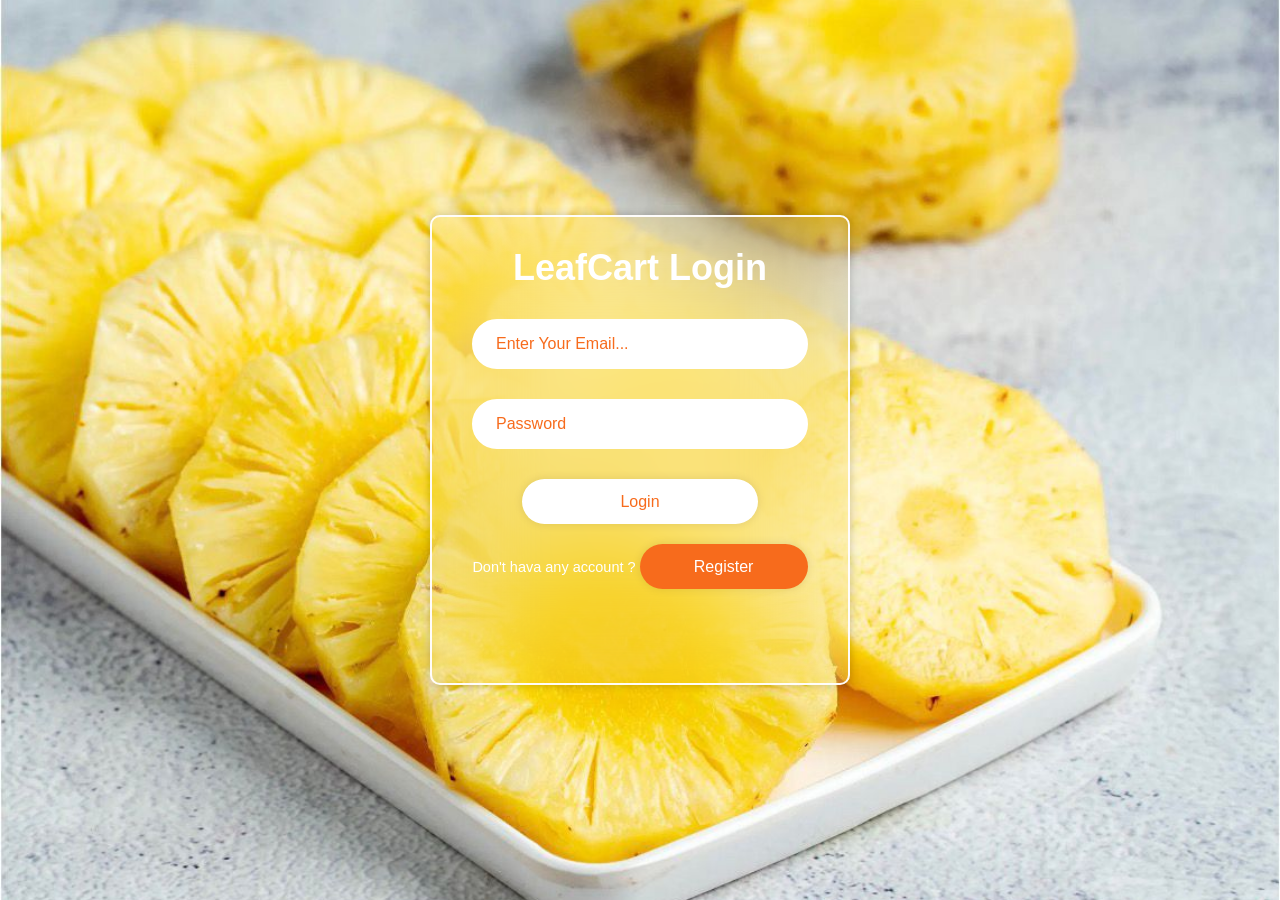
<file: index.html>
<!DOCTYPE html>
<html>
    <head>
        <title>LeafCart Login</title>
         <link rel="stylesheet" href="leafcartlogin.css" />
    </head>
    <body>
        <div class="wrapper">
         <form action="">
          <h1>LeafCart Login</h1>
          <div class="inputbox">
            <input type="email" placeholder="Enter Your Email..." required>
           
             </div>
          <div class="inputbox">
            <input type="password" placeholder="Password" required>
   
          </div>
          <button type="submit" class="btn" onclick="loginUser(event)">Login</button>

          <div class="register-link"> 
            <p> Don't hava any account ? <a href="#" onclick="goToRegister()"><button class="reg">Register</button></a></p>
          </div>
         </form>
        </div>

        <script src="leafcartlogin.js"></script>
    </body>
</html>











<!-- <!DOCTYPE html>
<html lang="en">
<head>
    <meta charset="UTF-8">
    <meta name="viewport" content="width=device-width, initial-scale=1.0">
    <title>Document</title>
</head>

<style>
     #box{
     
        height: 400px ;
        width: 300px;
        margin-left: 40%;
        margin-top: 50px;
        border-radius: 25px;
         box-shadow: 0 4px 24px rgba(3, 3, 3, 0.2);
        position: fixed;
     }
     #box:hover{
        box-shadow: 0 4px 24px   rgb(251, 102, 27);
     }
     div>h1{
        margin-left: 35%;
        margin-top: 20%;
     }
     .table{
        margin-left: 20px;
        margin-top: 25%;
     }
     .submit{
        border: none;
        border-radius:25px ;
        height: 30px;
        width: 80px;
        background-color: rgb(251, 102, 27);
        color: white;
        margin-left: 60%;
        margin-top: 7%;
     }
</style>
<body>
    <div id="box">
        <h1>
            Login
        </h1>
        <table class="table">
            <tr>
                <td><label for="">Email</label></td>
                <td><input style="border-radius: 10px; border: 1px solid ; height: 25px;" type="email" id="email" placeholder="Enter Your Email..."></td>
            </tr>
            <tr>
                <td><label for="">Password</label></td>
                <td><input style="border-radius: 10px; border: 1px solid ; height: 25px;" type="password" id="password" placeholder="Password"></td>
            </tr>
        </table>
        <button class="submit" onclick="loginUser()">Login</button>
    </div>
    <script src="leafcartlogin.js"></script>
</body>
</html> -->
</file>
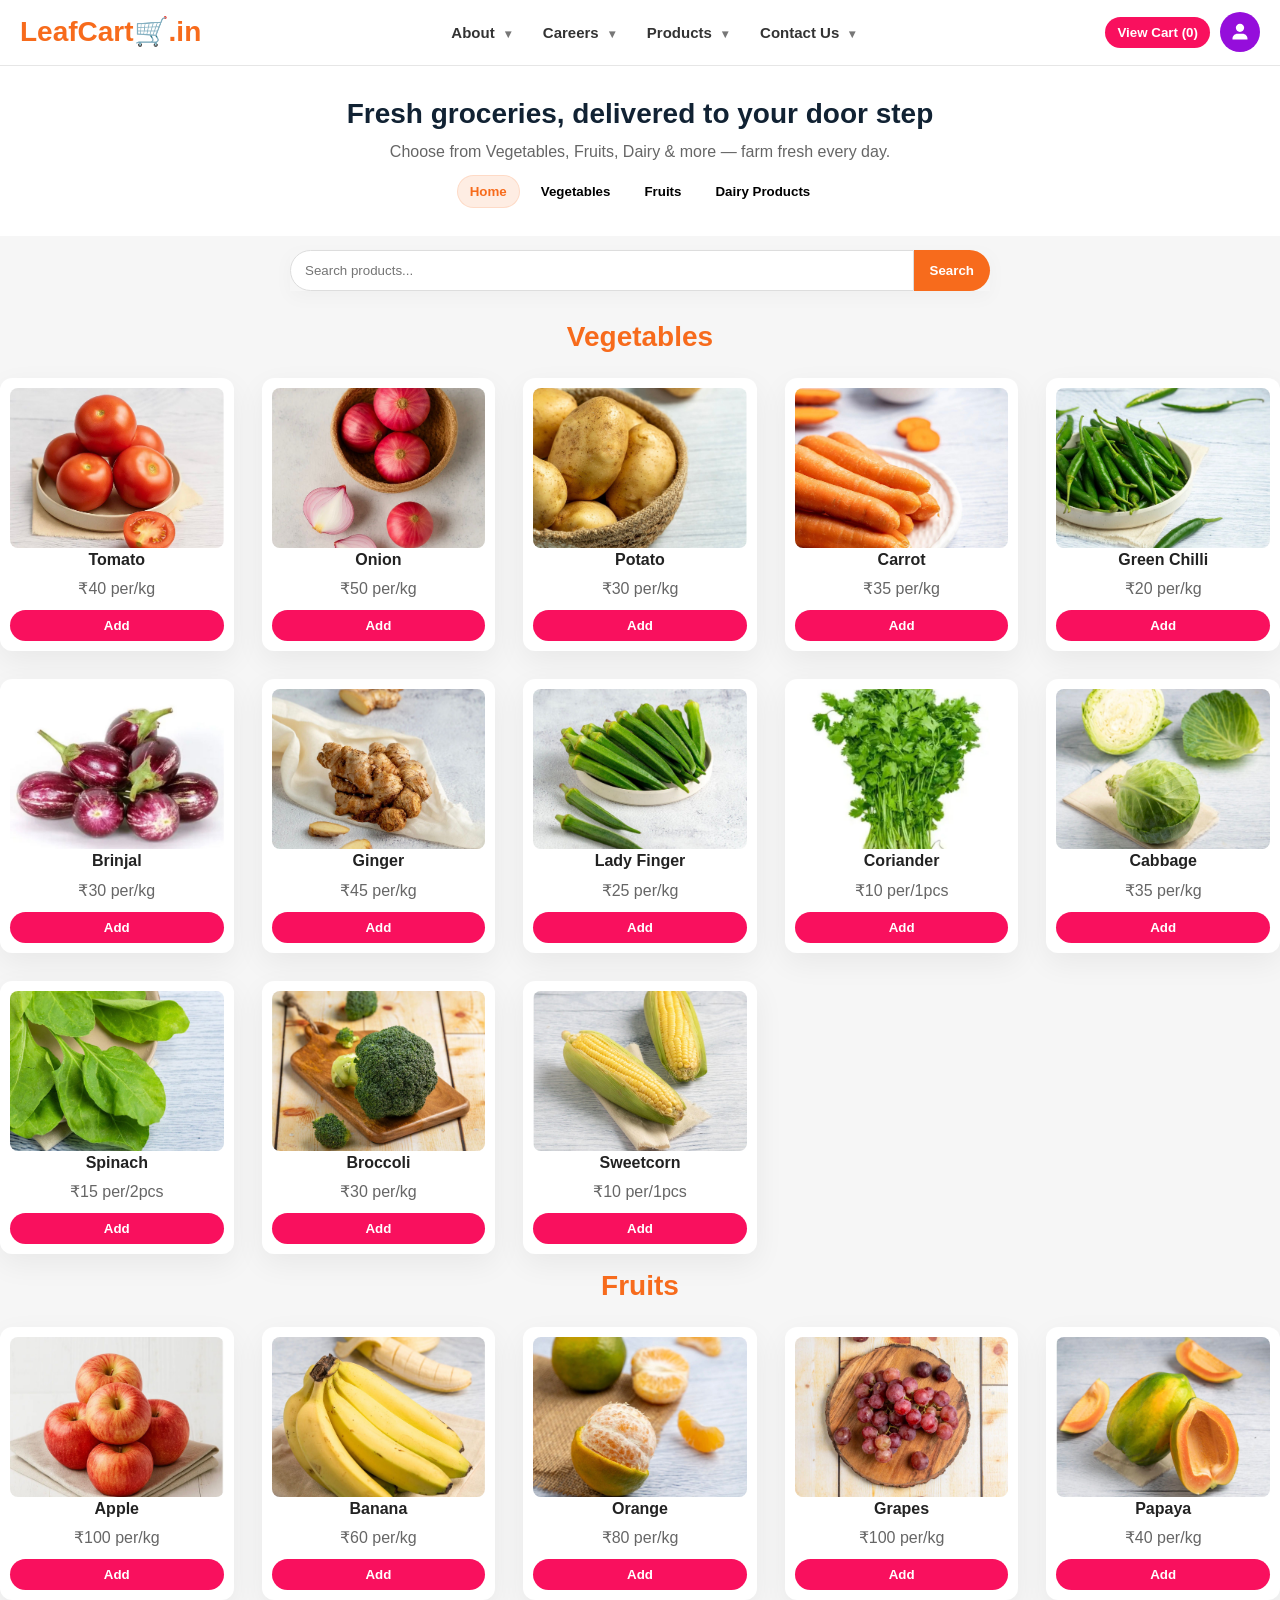
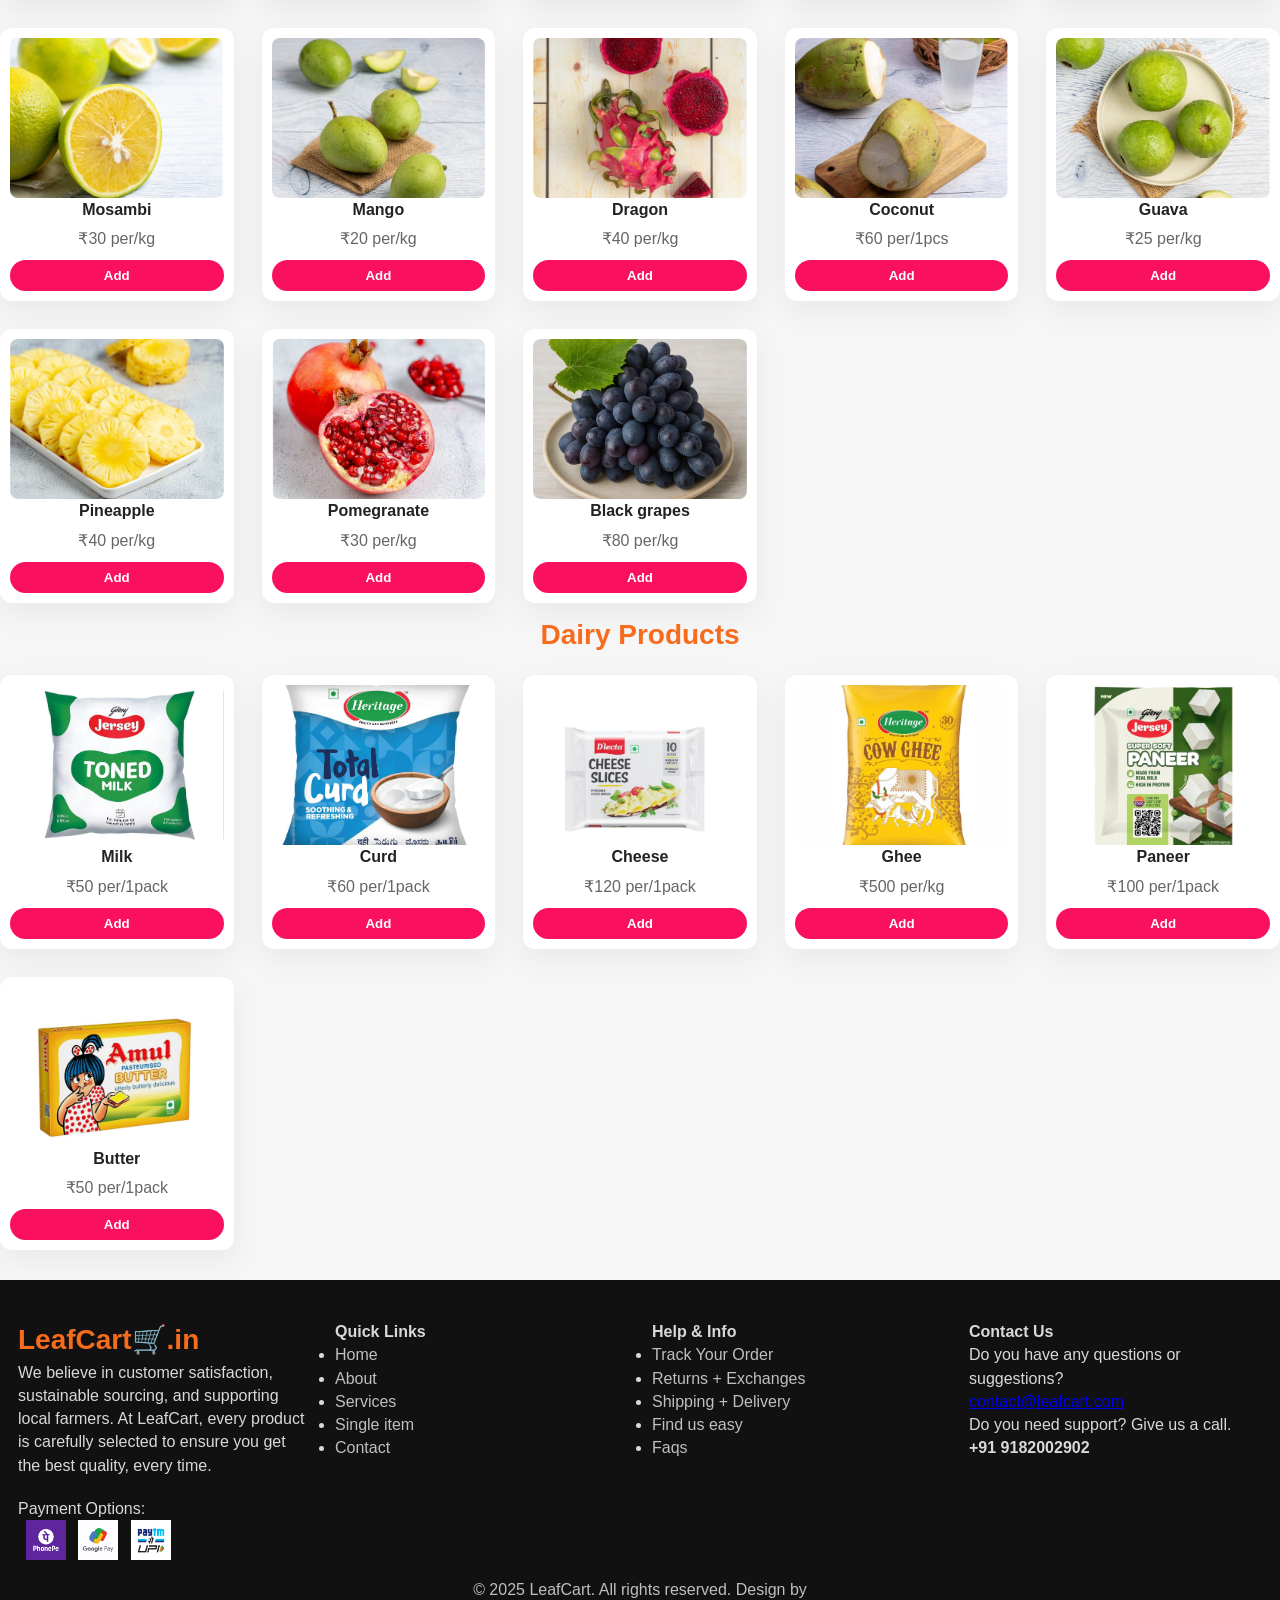
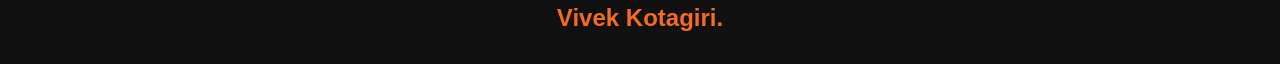
<file: leafcart.html>
<!DOCTYPE html>
<html lang="en">
<head>
    <meta charset="utf-8" />
    <meta name="viewport" content="width=device-width,initial-scale=1" />
    <title>LeafCart — Home</title>
    <link rel="stylesheet" href="leafcart.css" />
</head>
<body>
    <!-- NAVBAR -->
    <header>
        <nav id="navbar">
            <div class="nav-left">
                <!-- Big text logo placeholder (replace with image if you have one) -->
                <div id="logo">
                    <!-- If you add an image later, replace the <span> with <img src="leafcart_logo.png" alt="LeafCart"> -->
                    <span class="logo-text">LeafCart🛒.in</span>
                </div>
            </div>

            <div class="nav-center">
                <ul id="nav-links">
                    <li class="nav-item has-dropdown" data-target="about-drop">
                        <button class="nav-btn">About <span class="arrow">▾</span></button>
                    </li>
                    <li class="nav-item has-dropdown" data-target="careers-drop">
                        <button class="nav-btn">Careers <span class="arrow">▾</span></button>
                    </li>
                    <li class="nav-item has-dropdown" data-target="products-drop">
                        <button class="nav-btn">Products <span class="arrow">▾</span></button>
                    </li>
                    <li class="nav-item has-dropdown" data-target="contact-drop">
                        <button class="nav-btn">Contact Us <span class="arrow">▾</span></button>
                    </li>
                </ul>
            </div>

            <div class="nav-right">
                <button class="cart-btn" id="cartBtn">View Cart (<span id="cartCount">0</span>)</button>
                <button id="profileBtn" class="profile-btn" aria-label="Profile">
                    <!-- rounded contact/profile icon -->
                    <span class="profile-circle" id="profileIcon">
                        <svg width="20" height="20" viewBox="0 0 24 24" fill="none" aria-hidden="true">
                            <path d="M12 12c2.76 0 5-2.24 5-5s-2.24-5-5-5-5 2.24-5 5 2.24 5 5 5zM3 20c0-3.31 2.69-6 6-6h6c3.31 0 6 2.69 6 6v1H3v-1z" fill="currentColor"/>
                        </svg>
                    </span>
                </button>
                <button id="hamburger" aria-label="menu">☰</button>
            </div>
        </nav>

        <!-- Dropdown containers (hidden by default) -->
        <div class="dropdowns">
            <div id="about-drop" class="dropdown">
                <h3>About Us</h3>
                <p>
                    <b>LeafCart</b> is your one-stop online grocery store, delivering fresh vegetables, fruits, and dairy products straight to your doorstep. We prioritize quality, freshness, and convenience, making your grocery shopping faster and hassle-free. Our mission is to make healthy and fresh food accessible to everyone, with a seamless shopping experience and reliable home delivery.
<br><br>
We believe in customer satisfaction, sustainable sourcing, and supporting local farmers. At LeafCart, every product is carefully selected to ensure you get the best quality, every time.
                </p>
            </div>

            <div id="careers-drop" class="dropdown">
                <h3>Careers</h3>
                <ul class="roles">
                    <li><strong>Frontend Developer</strong> — Work on UI/UX of LeafCart web app.</li>
                    <li><strong>Store Manager</strong> — Manage operations with partner shops.</li>
                    <li><strong>Delivery Coordinator</strong> — Coordinate deliveries and logistics.</li>
                    <li><strong>Customer Support</strong> — Help customers via chat/phone/email.</li>
                </ul>
            </div>

            <div id="products-drop" class="dropdown">
                <h3>Products</h3>
                <ul class="prod-list">
                    <li>Vegetables</li>
                    <li>Fruits</li>
                    <li>Dairy Products</li>
                    <li>Bakery...To be soon😉</li>
                    <li>Household Essentials...To be soon😉</li>
                </ul>
            </div>

            <div id="contact-drop" class="dropdown">
                <h3>Contact Us</h3>
                <p>Email: <a href="mailto:contact@LeafCart.com">contact@LeafCart.com</a></p>
                <p>Phone: <strong>+91 9182002902</strong></p>
                <p>Address: Gayathri Nagar,Nizamabad,503001,Telangana</p>
            </div>
        </div>
    </header>

    <!-- Profile Sidebar -->
    <aside id="profileSidebar" aria-hidden="true">
        <div class="profile-inner">
            <button id="closeProfile" class="close-icon">✕</button>
            <h3>Customer Profile</h3>

            <div class="profile-display">
                <div class="profile-pic">
                    <!-- round man icon -->
                    <svg width="64" height="64" viewBox="0 0 24 24" fill="none">
                        <path d="M12 12c2.76 0 5-2.24 5-5s-2.24-5-5-5-5 2.24-5 5 2.24 5 5 5zM3 20c0-3.31 2.69-6 6-6h6c3.31 0 6 2.69 6 6v1H3v-1z" fill="#fff"/>
                    </svg>
                </div>

                <div class="profile-info">
                    <label>Name</label>
                    <input type="text" id="profileName" placeholder="Your name">
                    <label>Email</label>
                    <input type="email" id="profileEmail" placeholder="you@example.com">
                    <div class="profile-actions">
                        <button id="saveProfile">Save</button>
                        <button id="clearProfile" class="muted">Clear</button>
                    </div>
                </div>
            </div>
        </div>
    </aside>

    <!-- Category bar (homepage heading + tabs) -->
    <main>
        <section class="hero">
            <div class="hero-inner">
                <h1>Fresh groceries, delivered to your door step</h1>
                <p class="hero-sub">Choose from Vegetables, Fruits, Dairy & more — farm fresh every day.</p>
                <div class="category-bar">
                    <button class="cat-btn active" data-target="all">Home</button>
                    <button class="cat-btn" data-target="vegetables">Vegetables</button>
                    <button class="cat-btn" data-target="fruits">Fruits</button>
                    <button class="cat-btn" data-target="dairy">Dairy Products</button>
                    <!-- <button class="cat-btn" id="viewCartShort">View Cart</button> -->
                </div>
            </div>
        </section>

        <!-- Search row -->
        <div class="search-row">
            <div class="search-container">
                <input id="searchInput" type="search" placeholder="Search products..." />
                <button id="searchBtn">Search</button>
            </div>
            <button id="goBackBtn" class="go-back" style="display:none;">Go Back</button>
        </div>

        <!-- PRODUCTS AREA -->
        <section id="productsArea">
            <!-- All products shown on home by default -->
            <div id="allProducts" class="products-grid">
                <!-- Vegetables -->
                <h2 class="section-title">Vegetables</h2>
                <div class="cards">
                    <div class="card"><img src="tomato.jpg" alt="Tomato"><p class="name">Tomato</p><p class="price">₹40 per/kg</p><button data-name="Tomato" data-price="40">Add</button></div>
                    <div class="card"><img src="onion.jpg" alt="Onion"><p class="name">Onion</p><p class="price">₹50 per/kg</p><button data-name="Onion" data-price="50">Add</button></div>
                    <div class="card"><img src="potato.jpg" alt="Potato"><p class="name">Potato</p><p class="price">₹30 per/kg</p><button data-name="Potato" data-price="30">Add</button></div>
                    <div class="card"><img src="carrot.jpg" alt="Carrot"><p class="name">Carrot</p><p class="price">₹35 per/kg</p><button data-name="Carrot" data-price="35">Add</button></div>
                    <div class="card"><img src="green chilli.jpg" alt="green chilli"><p class="name">Green Chilli</p><p class="price">₹20 per/kg</p><button data-name="green chilli" data-price="20">Add</button></div>
                    <div class="card"><img src="brinjal.jpg" alt="brinjal"><p class="name">Brinjal</p><p class="price">₹30 per/kg</p><button data-name="brinjal" data-price="30">Add</button></div>
                    <div class="card"><img src="ginger.jpg" alt="ginger"><p class="name">Ginger</p><p class="price">₹45 per/kg</p><button data-name="ginger" data-price="45">Add</button></div>
                    <div class="card"><img src="lady finger.jpg" alt="lady finger"><p class="name">Lady Finger</p><p class="price">₹25 per/kg</p><button data-name="lady finger" data-price="25">Add</button></div>
                    <div class="card"><img src="coriander.jpg" alt="coriander"><p class="name">Coriander</p><p class="price">₹10 per/1pcs</p><button data-name="Coriander" data-price="10">Add</button></div>
                    <div class="card"><img src="cabbage.jpg" alt="cabbage"><p class="name">Cabbage</p><p class="price">₹35 per/kg</p><button data-name="Cabbage" data-price="35">Add</button></div>
                    <div class="card"><img src="spinach.jpg" alt="spinach"><p class="name">Spinach</p><p class="price">₹15 per/2pcs</p><button data-name="spinach" data-price="15">Add</button></div>
                    <div class="card"><img src="broccoli.jpg" alt=""><p class="name">Broccoli</p><p class="price">₹30 per/kg</p><button data-name="broccoli" data-price="30">Add</button></div>
                    <div class="card"><img src="sweetcorn.jpg" alt=""><p class="name">Sweetcorn</p><p class="price">₹10 per/1pcs</p><button data-name="Sweetcorn" data-price="10">Add</button></div>
                </div>
              

                <!-- Fruits -->
                <h2 class="section-title">Fruits</h2>
                <div class="cards">
                    <div class="card"><img src="apple.jpg" alt="Apple"><p class="name">Apple</p><p class="price">₹100 per/kg</p><button data-name="Apple" data-price="100">Add</button></div>
                    <div class="card"><img src="banana.jpg" alt="Banana"><p class="name">Banana</p><p class="price">₹60 per/kg</p><button data-name="Banana" data-price="60">Add</button></div>
                    <div class="card"><img src="orange.jpg" alt="Orange"><p class="name">Orange</p><p class="price">₹80 per/kg</p><button data-name="Orange" data-price="80">Add</button></div>
                    <div class="card"><img src="graps.jpg" alt="Graps"><p class="name">Grapes</p><p class="price">₹100 per/kg</p><button data-name="Grapes" data-price="100">Add</button></div>
                    <div class="card"><img src="papaya.jpg" alt="Papaya"><p class="name">Papaya</p><p class="price">₹40 per/kg</p><button data-name="Papaya" data-price="40">Add</button></div>
                    <div class="card"><img src="mosambi.jpg" alt="Mosambi"><p class="name">Mosambi</p><p class="price">₹30 per/kg</p><button data-name="Mosambi" data-price="30">Add</button></div>
                    <div class="card"><img src="mango.jpg" alt="Mango"><p class="name">Mango</p><p class="price">₹20 per/kg</p><button data-name="Mango" data-price="20">Add</button></div>
                    <div class="card"><img src="dragon.jpg" alt="Dragon"><p class="name">Dragon</p><p class="price">₹40 per/kg</p><button data-name="Dragon" data-price="40">Add</button></div>
                    <div class="card"><img src="coconut.jpg" alt="Coconut"><p class="name">Coconut</p><p class="price">₹60 per/1pcs</p><button data-name="Coconut" data-price="60">Add</button></div>
                    <div class="card"><img src="guava.jpg" alt="Guava"><p class="name">Guava</p><p class="price">₹25 per/kg</p><button data-name="Guava" data-price="25">Add</button></div>
                    <div class="card"><img src="pineapple.jpg" alt="Pineapple"><p class="name">Pineapple</p><p class="price">₹40 per/kg</p><button data-name="Pineapple" data-price="40">Add</button></div>
                    <div class="card"><img src="pomegranate.jpg" alt="Pomegranate"><p class="name">Pomegranate</p><p class="price">₹30 per/kg</p><button data-name="Pomegranate" data-price="30">Add</button></div>
                    <div class="card"><img src="black grapes.jpg" alt="Black grapes"><p class="name">Black grapes</p><p class="price">₹80 per/kg</p><button data-name="Black grapes" data-price="80">Add</button></div>
                </div>

                <!-- Dairy -->
                <h2 class="section-title">Dairy Products</h2>
                <div class="cards">
                    <div class="card"><img src="milk.jpg" alt="Milk"><p class="name">Milk</p><p class="price">₹50 per/1pack</p><button data-name="Milk" data-price="50">Add</button></div>
                    <div class="card"><img src="curd.jpg" alt="Curd"><p class="name">Curd</p><p class="price">₹60 per/1pack</p><button data-name="Curd" data-price="60">Add</button></div>
                    <div class="card"><img src="cheese.jpg" alt="Cheese"><p class="name">Cheese</p><p class="price">₹120 per/1pack</p><button data-name="Cheese" data-price="120">Add</button></div>
                    <div class="card"><img src="ghee.jpg" alt="Ghee"><p class="name">Ghee</p><p class="price">₹500 per/kg</p><button data-name="Ghee" data-price="500">Add</button></div>
                    <div class="card"><img src="paneer.jpg" alt="Paneer"><p class="name">Paneer</p><p class="price">₹100 per/1pack</p><button data-name="Paneer" data-price="100">Add</button></div>
                    <div class="card"><img src="butter.jpg" alt="Butter"><p class="name">Butter</p><p class="price">₹50 per/1pack</p><button data-name="Butter" data-price="50">Add</button></div>
                </div>
            </div>

            <!-- Single category containers (hidden by default, used when a category button clicked) -->
            <div id="vegetables" class="products-grid single-grid" style="display:none;">
                <h2 class="section-title">Vegetables</h2>
                <div class="cards">
                    <!-- same cards as above → keep consistent data-name attributes -->
                    <div class="card"><img src="tomato.jpg" alt="Tomato"><p class="name">Tomato</p><p class="price">₹40</p><button data-name="Tomato" data-price="40">Add</button></div>
                    <div class="card"><img src="onion.jpg" alt="Onion"><p class="name">Onion</p><p class="price">₹50</p><button data-name="Onion" data-price="50">Add</button></div>
                    <div class="card"><img src="potato.jpg" alt="Potato"><p class="name">Potato</p><p class="price">₹30</p><button data-name="Potato" data-price="30">Add</button></div>
                    <div class="card"><img src="carrot.jpg" alt="Carrot"><p class="name">Carrot</p><p class="price">₹35</p><button data-name="Carrot" data-price="35">Add</button></div>
                    <div class="card"><img src="green chilli.jpg" alt="green chilli"><p class="name">Green Chilli</p><p class="price">₹20</p><button data-name="green chilli" data-price="20">Add</button></div>
                    <div class="card"><img src="brinjal.jpg" alt="brinjal"><p class="name">Brinjal</p><p class="price">₹30</p><button data-name="brinjal" data-price="30">Add</button></div>
                    <div class="card"><img src="ginger.jpg" alt="ginger"><p class="name">Ginger</p><p class="price">₹45</p><button data-name="ginger" data-price="45">Add</button></div>
                    <div class="card"><img src="lady finger.jpg" alt="lady finger"><p class="name">Lady Finger</p><p class="price">₹25</p><button data-name="lady finger" data-price="25">Add</button></div>
                    <div class="card"><img src="coriander.jpg" alt="coriander"><p class="name">Coriander</p><p class="price">₹10</p><button data-name="Coriander" data-price="10">Add</button></div>
                    <div class="card"><img src="cabbage.jpg" alt="cabbage"><p class="name">Cabbage</p><p class="price">₹35</p><button data-name="Cabbage" data-price="35">Add</button></div>
                    <div class="card"><img src="spinach.jpg" alt="spinach"><p class="name">Spinach</p><p class="price">₹15</p><button data-name="spinach" data-price="15">Add</button></div>
                    <div class="card"><img src="broccoli.jpg" alt=""><p class="name">Broccoli</p><p class="price">₹30 per/kg</p><button data-name="broccoli" data-price="30">Add</button></div>
                    <div class="card"><img src="sweetcorn.jpg" alt=""><p class="name">Sweetcorn</p><p class="price">₹10 per/1pcs</p><button data-name="Sweetcorn" data-price="10">Add</button></div>
                </div>
            </div>

            <div id="fruits" class="products-grid single-grid" style="display:none;">
                <h2 class="section-title">Fruits</h2>
                <div class="cards">
                    <div class="card"><img src="apple.jpg" alt="Apple"><p class="name">Apple</p><p class="price">₹100</p><button data-name="Apple" data-price="100">Add</button></div>
                    <div class="card"><img src="banana.jpg" alt="Banana"><p class="name">Banana</p><p class="price">₹60</p><button data-name="Banana" data-price="60">Add</button></div>
                    <div class="card"><img src="orange.jpg" alt="Orange"><p class="name">Orange</p><p class="price">₹80</p><button data-name="Orange" data-price="80">Add</button></div>
                    <div class="card"><img src="graps.jpg" alt="Graps"><p class="name">Grapes</p><p class="price">₹100</p><button data-name="Grapes" data-price="100">Add</button></div>
                    <div class="card"><img src="papaya.jpg" alt="Papaya"><p class="name">Papaya</p><p class="price">₹40</p><button data-name="Papaya" data-price="40">Add</button></div>
                    <div class="card"><img src="mosambi.jpg" alt="Mosambi"><p class="name">Mosambi</p><p class="price">₹30</p><button data-name="Mosambi" data-price="30">Add</button></div>
                    <div class="card"><img src="mango.jpg" alt="Mango"><p class="name">Mango</p><p class="price">₹20</p><button data-name="Mango" data-price="20">Add</button></div>
                    <div class="card"><img src="dragon.jpg" alt="Dragon"><p class="name">Dragon</p><p class="price">₹40</p><button data-name="Dragon" data-price="40">Add</button></div>
                    <div class="card"><img src="coconut.jpg" alt="Coconut"><p class="name">Coconut</p><p class="price">₹60</p><button data-name="Coconut" data-price="60">Add</button></div>
                    <div class="card"><img src="guava.jpg" alt="Guava"><p class="name">Guava</p><p class="price">₹25</p><button data-name="Guava" data-price="25">Add</button></div>
                    <div class="card"><img src="pineapple.jpg" alt="Pineapple"><p class="name">Pineapple</p><p class="price">₹40</p><button data-name="Pineapple" data-price="40">Add</button></div>
                    <div class="card"><img src="pomegranate.jpg" alt="Pomegranate"><p class="name">Pomegranate</p><p class="price">₹30</p><button data-name="Pomegranate" data-price="30">Add</button></div>
                    <div class="card"><img src="black grapes.jpg" alt="Black grapes"><p class="name">Black grapes</p><p class="price">₹80</p><button data-name="Black grapes" data-price="80">Add</button></div>
                </div>
            </div>

            <div id="dairy" class="products-grid single-grid" style="display:none;">
                <h2 class="section-title">Dairy Products</h2>
                <div class="cards">
                    <div class="card"><img src="milk.jpg" alt="Milk"><p class="name">Milk</p><p class="price">₹50</p><button data-name="Milk" data-price="50">Add</button></div>
                    <div class="card"><img src="curd.jpg" alt="Curd"><p class="name">Curd</p><p class="price">₹60</p><button data-name="Curd" data-price="60">Add</button></div>
                    <div class="card"><img src="cheese.jpg" alt="Cheese"><p class="name">Cheese</p><p class="price">₹120</p><button data-name="Cheese" data-price="120">Add</button></div>
                    <div class="card"><img src="ghee.jpg" alt="Ghee"><p class="name">Ghee</p><p class="price">₹500</p><button data-name="Ghee" data-price="500">Add</button></div>
                    <div class="card"><img src="paneer.jpg" alt="Paneer"><p class="name">Paneer</p><p class="price">₹100</p><button data-name="Paneer" data-price="100">Add</button></div>
                    <div class="card"><img src="butter.jpg" alt="Butter"><p class="name">Butter</p><p class="price">₹50</p><button data-name="Butter" data-price="50">Add</button></div>
                </div>
            </div>

        </section>
    </main>

    <!-- Cart Modal -->
    <div class="cart-modal" id="cartModal" aria-hidden="true" style="display:none;">
        <div class="cart-content">
            <button class="close-cart" id="closeCart">✕</button>
            <h3>Cart Items</h3>
            <ul class="cart-list"></ul>
            <p class="total">Total: ₹0</p>
            <div class="cart-actions">
                <button id="checkoutBtn">Make Payment</button>
            </div>
        </div>
    </div>

    <!-- Footer (advanced) -->
    <footer class="footer">
        <div class="footer-container">
            <div class="footer-about">
                <span class="logo-text">LeafCart🛒.in</span>
                <!-- <img src="logo.png" alt="LeafCart Logo" class="footer-logo"> -->
                <p>
We believe in customer satisfaction, sustainable sourcing, and supporting local farmers. At LeafCart, every product is carefully selected to ensure you get the best quality, every time.
                </p>
            </div>

            <div class="footer-links">
                <h4>Quick Links</h4>
                <ul>
                    <li><a href="#">Home</a></li>
                    <li><a href="#">About</a></li>
                    <li><a href="#">Services</a></li>
                    <li><a href="#">Single item</a></li>
                    <li><a href="#">Contact</a></li>
                </ul>
            </div>

            <div class="footer-links">
                <h4>Help & Info</h4>
                <ul>
                    <li><a href="#">Track Your Order</a></li>
                    <li><a href="#">Returns + Exchanges</a></li>
                    <li><a href="#">Shipping + Delivery</a></li>
                    <li><a href="#">Find us easy</a></li>
                    <li><a href="#">Faqs</a></li>
                </ul>
            </div>

            <div class="footer-contact">
                <h4>Contact Us</h4>
                <p>Do you have any questions or suggestions? <br>
                <a href="mailto:contact@leafcart.com">contact@leafcart.com</a></p>
                <p>Do you need support? Give us a call. <br>
                <strong>+91 9182002902</strong></p>
            </div>
        </div>

            <div class="footer-icons">
                <p>Payment Options:</p>
                <img src="phone-pay.png" alt="phone-pay">
                <img src="google pay" alt="google pay">
                <img src="paytm.png" alt="paytm">
            </div>
        </div>

        <div class="footer-copy">
            © 2025 LeafCart. All rights reserved. Design by <h2 class="myname">Vivek Kotagiri.</h2>
        </div>
    </footer>

    <script src="leafcart.js"></script>
</body>
</html>
</file>
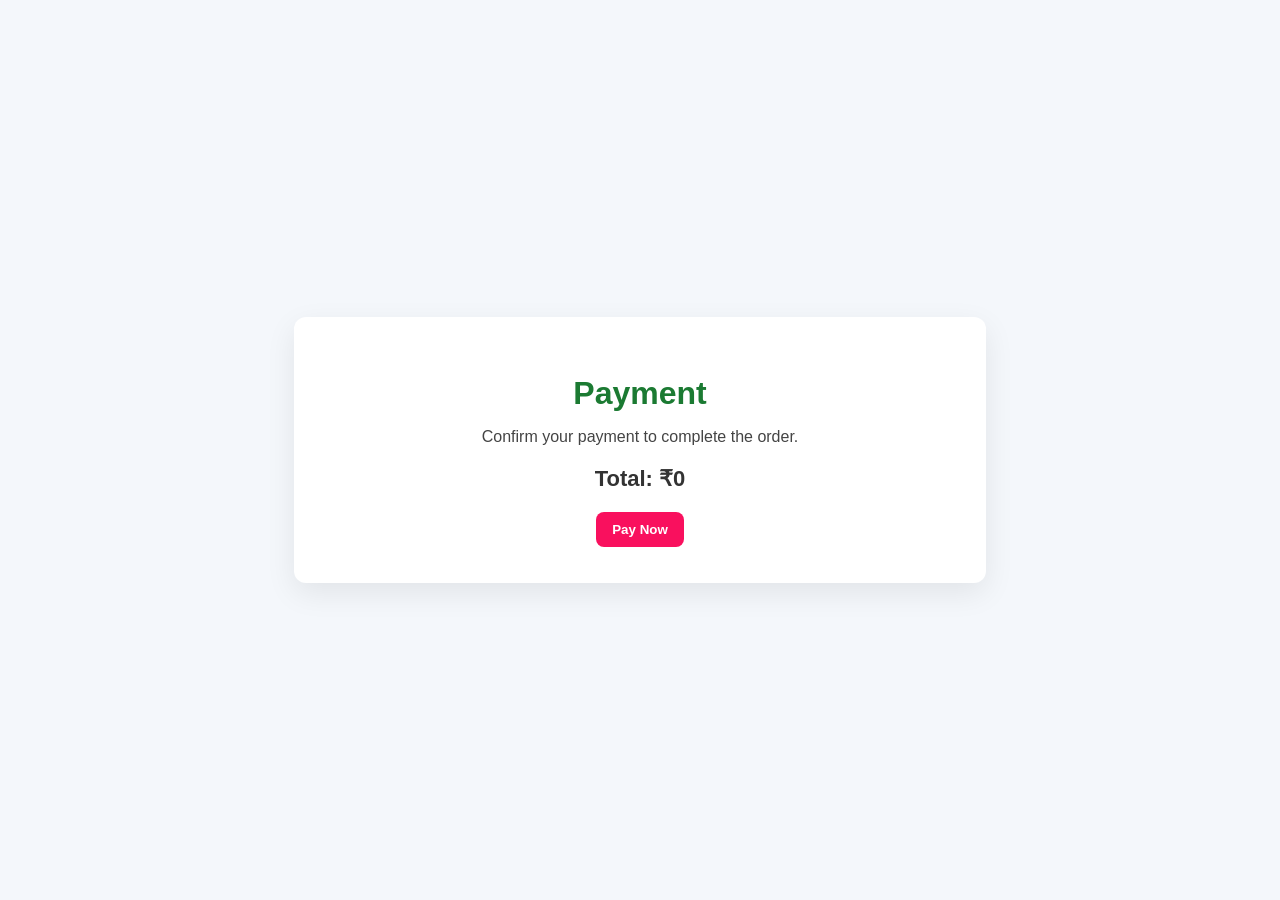
<file: payment.html>
<!DOCTYPE html>
<html lang="en">
<head>
  <meta charset="utf-8" />
  <meta name="viewport" content="width=device-width,initial-scale=1" />
  <title>Payment — LeafCart</title>
  <style>
    body { 
      margin:0;
       font-family: "Segoe UI", Roboto, Arial, sans-serif;
     background:#f4f7fb;
     display:flex;
     align-items:center;
     justify-content:center;
     height:100vh; 
  }
    .wrap {
       text-align:center;
       background:#fff;
       padding:36px;
       border-radius:12px;
       box-shadow:0 10px 30px rgba(0,0,0,0.08);
       width:90%;
       max-width:620px; 
    }
    h1 {
       color:#1b7a32; margin-bottom:6px; }
    p { 
      color:#444;
       margin-bottom:20px; 
    }
    .amount {
       font-size:22px; font-weight:800;
       color:#333; margin-bottom:20px; }
    .confirm-btn {
       background:#F9105E;
       color:#fff;
       padding:10px 16px;
       border:none;
       border-radius:8px;
       font-weight:700;
       cursor:pointer;
     }
    .back-home {
       margin-top:12px; display:inline-block;
       color:#F9105E;
       text-decoration:none; 
    }
    .thankyou{
      color: #f76b1c;
    }
    /* confetti canvas full screen */
    #confetti-canvas {
       position:fixed;
       inset:0;
       pointer-events:none;
       z-index:9999; 
    }
    /* celebration box */
    .celebrate { 
      display:none;
       margin-top:18px;
     }
  </style>
</head>
<body>
  <canvas id="confetti-canvas"></canvas>
  <div class="wrap">
    <h1>Payment</h1>
    <p>Confirm your payment to complete the order.</p>
    <div class="amount" id="amountText">Total: ₹0</div>
    <button class="confirm-btn" id="confirmPayment">Pay Now</button>
    <div class="celebrate" id="celebrateBox">
      <h2>✅ Payment Successfully done <h1 class="thankyou">Thank You!</h1></h2>
      <p>Your order is confirmed. We'll deliver it soon.</p>
      <a href="leafcart.html" class="back-home"><b>Back to Home</b></a>
    </div>
  </div>

  <script>
    // show total from localStorage
    const amountText = document.getElementById('amountText');
    const stored = localStorage.getItem('cartTotal') || 0;
    amountText.textContent = 'Total: ₹' + stored;

    const confirmBtn = document.getElementById('confirmPayment');
    const celebrateBox = document.getElementById('celebrateBox');
    const canvas = document.getElementById('confetti-canvas');

    // confetti util (simple)
    function launchConfetti() {
      // small confetti implementation using canvas
      const ctx = canvas.getContext('2d');
      const W = canvas.width = window.innerWidth;
      const H = canvas.height = window.innerHeight;
      const pieces = [];
      const num = 160;
      for (let i=0;i<num;i++){
        pieces.push({
          x: Math.random()*W,
          y: Math.random()*-H,
          w: 8 + Math.random()*8,
          h: 8 + Math.random()*8,
          vx: -2 + Math.random()*4,
          vy: 2 + Math.random()*6,
          color: ['#f94144','#f3722c','#f8961e','#f9c74f','#90be6d','#43aa8b','#577590'][Math.floor(Math.random()*7)],
          r: Math.random()*360
        });
      }
      let t = 0;
      function frame() {
        ctx.clearRect(0,0,W,H);
        for (let p of pieces) {
          p.x += p.vx;
          p.y += p.vy;
          p.vy += 0.03; // gravity
          p.r += p.vx;
          ctx.save();
          ctx.translate(p.x,p.y);
          ctx.rotate(p.r*Math.PI/180);
          ctx.fillStyle = p.color;
          ctx.fillRect(-p.w/2, -p.h/2, p.w, p.h);
          ctx.restore();
        }
        t++;
        if (t < 300) requestAnimationFrame(frame);
        else ctx.clearRect(0,0,W,H);
      }
      frame();
    }

    // Play confetti once per payment (use a flag to avoid repeat when reloading)
    confirmBtn.addEventListener('click', () => {
      // disable button
      confirmBtn.disabled = true;
      confirmBtn.textContent = 'Processing...';

      // simulate a short delay then show success + confetti
      setTimeout(() => {
        confirmBtn.style.display = 'none';
        celebrateBox.style.display = 'block';
        launchConfetti();

        // clear cart from localStorage after payment
        localStorage.removeItem('leafcart_items');
        localStorage.removeItem('leafcart_addCount');
        localStorage.removeItem('cartItems');
        localStorage.removeItem('cartTotal');
        // optionally set a lastPaid stamp so the site won't pop again
        localStorage.setItem('leafcart_paid_at', Date.now());
      }, 900);
    });

    // ensure canvas resizes
    window.addEventListener('resize', () => {
      canvas.width = window.innerWidth;
      canvas.height = window.innerHeight;
    });
    // set initial canvas size
    canvas.width = window.innerWidth;
    canvas.height = window.innerHeight;
  </script>
</body>
</html>
</file>
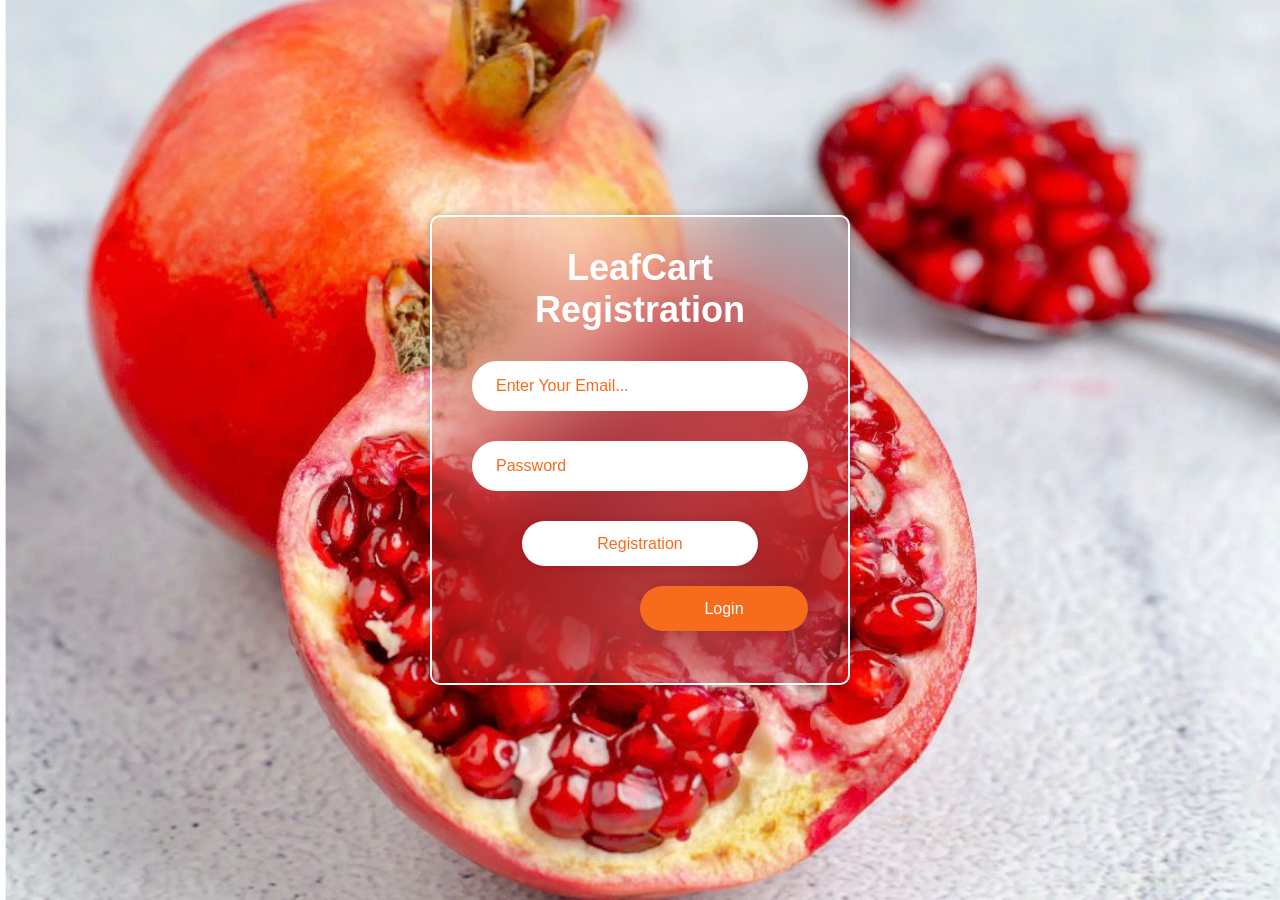
<file: register.html>
<!DOCTYPE html>
<html>
    <head>
        <title>LeafCart Registration</title>
         <link rel="stylesheet" href="register.css" />
    </head>
    <body>
        <div class="wrapper">
         <form action="">
          <h1>LeafCart Registration</h1>
          <div class="inputbox">
            <input type="email" placeholder="Enter Your Email..." required>
           
             </div>
          <div class="inputbox">
            <input type="password" placeholder="Password" required>
            
   
          </div>
          <button type="submit" class="btn" onclick= registerUser(event)>Registration</button>
          <div class="register-link"> 
           <!-- <button type="submit" class="btn" onclick="registerUser(event)">Registration</button> -->
           <button type="submit" class="btnlogin" onclick="loginUser(event)">Login</button>

          </div>
         </form>
        </div>

        <script src="register.js"></script>
    </body>
</html>





















<!-- <!DOCTYPE html>
<html lang="en">
<head>
    <meta charset="UTF-8">
    <meta name="viewport" content="width=device-width, initial-scale=1.0">
    <title>Document</title>
</head>

<style>
     #box{
        
        height: 400px ;
        width: 300px;
        margin-left: 40%;
        margin-top: 50px;
        border-radius: 25px;
        
        box-shadow: 0 4px 24px rgba(3, 3, 3, 0.2);
        position: fixed;
        
     }
     #box:hover{
       
        box-shadow: 0 4px 24px   rgb(251, 102, 27);
     }
     div>h1{
        margin-left: 20%;
        margin-top: 20%;
     }
     .table{
        margin-left: 20px;
        margin-top: 20%;
     }
     .submit{
        border: none;
        border-radius:25px ;
        height: 30px;
        width: 80px;
        background-color:  rgb(251, 102, 27);
        color: white;
        margin-left: 60%;
        margin-top: 7%;
     }
     p{
        margin-left: 10%;
     }
</style>
<body>
   <div id="page">
     <div id="box">
        <h1>
            Registration
        </h1>
        <table class="table">
            <tr>
                <td><label for="">Email</label></td>
                <td><input style="border-radius: 10px; border: 1px solid ; height: 25px;" type="email" id="email" placeholder="Enter Your Email..." required></td>
            </tr>
            <tr>
                <td><label for="">Password</label></td>
                <td><input style="border-radius: 10px; border: 1px solid ; height: 25px;" type="password" id="password" placeholder="Password" required></td>
            </tr>
        </table>
        <button class="submit" onclick="registerUser()">Register</button>
         <p>Already have an account? <a href="leafcartlogin.html">Login here</a></p>
    </div>
   </div>


    <script src="register.js"></script>
</body>
</html> -->
</file>
<file: leafcartlogin.css>
*{
          margin:0;
    padding:0;
    box-sizing:border-box;
    font-family:"poppins",sans-serif;
        }
        body{
          display:flex;
    justify-content:center;
    align-items:center;
    min-height: 100vh;
    background:url(pineapple.jpg) no-repeat;
    background-size: cover;
    background-position: center;
        }
        .wrapper{
          width:420px ;
          height: 470px;
          background:transparent ;
          border:2px solid rgba(255, 253, 253, 0.973);
          backdrop-filter:blur(50px);
          box-shadow: 0 0 10px rgba(0,0,0, .2);
          color:#fff ;
          border-radius: 10px;
          padding: 30px 40px;
        }

.inputbox{
  border: 2px solid;
  border-radius: 40px;
  background-color: #fff;
}

        .wrapper h1{
          font-size:36px; ;
          text-align: center;
        }
        .wrapper .inputbox{
          position: relative;
          width:100%;
          height: 50px;
          
          margin:30px 0;
        }
        .inputbox input{
          width:100%;
          height:100%;
          background:transparent ;
          border:none ;
          outline:none;
          border:2px solid rgba(255,255,255, .2);  
          border-radius: 40px;
          font-size:16px;
          color: black;
          padding: 20px 45px 20px 20px;
        }
        .inputbox input::placeholder{
          color: #f76b1c;    
        }
        .inputbox i{
          position:absolute ;
          right:20px;
          top: 50%;
          transform: translateY(-50%);
          font-size: 20px;
        }
        .wrapper .remember-forgot{
          display: flex;
          justify-content:space-between;
          font-size:14.5px;
          margin:-15px 0 15px;
        }
        .remember-forgot label input{
          accent-color:#fff;
          margin-right:3px ;
        }
        .remember-forgot a{
          color: #fff;
          text-decoration: none;
        }
        .remember-forgot a:hover{
          text-decoration: underline;
        }
        .wrapper .btn{
          width:70% ;
          margin-left: 15%;
          height:45px;
          background: #fff;
          border: none;
          outline: none;
          border-radius:40px;
          box-shadow:0 0 10px rgba(0,0,0, .1) ;
          cursor:pointer;
          font-size:16px;
          /* color: #333; */
          color: #f76b1c;
          font-weight:600px ;
        } 
        .wrapper .register-link{
          font-size:14.5px;
          text-align:center;
          margin: 20px 0 15px;

        }
        .register-link p a{
          color: #fff;
          text-decoration:none;
          font-weight:600;
        }
        .register-link p a:hover{
          text-decoration: underline;
        }
    .reg{
      width:50% ;
          height:45px;
          color: #fff;
          border: none;
          outline: none;
          border-radius:40px;
          box-shadow:0 0 10px rgba(0,0,0, .1) ;
          cursor:pointer;
          font-size:16px;
          font-weight:600px ;
      background-color: #f76b1c;
    }
</file>
<file: leafcart.css>
/* ========== Base & stability ========== */
* {
   box-sizing: border-box; 
  margin:0;
   padding:0;
    font-family: "Segoe UI", Roboto, Arial, sans-serif; 
  }
html,body { 
  width:100%;
   max-width:100%;
    overflow-x:hidden;
   } /* STOP horizontal scroll */
body { 
  background:#f6f6f6;
   color:#222;
    line-height:1.45;
   }

/* ========== NAVBAR ========== */
#navbar {
  display:flex;
   align-items:center;
    justify-content:space-between;
     gap:12px;
  padding:12px 20px;
   background:#fff;
    border-bottom:1px solid #e6e6e6;
  position:sticky;
   top:0;
    z-index:1200;
     flex-wrap:wrap;
}
.logo-text {
   font-size:28px;
   font-weight:800;
    color:#f76b1c;
   }
#nav-links {
   list-style:none;
    display:flex;
     gap:8px;
      align-items:center;
       flex-wrap:wrap;
       }
.nav-btn {
   background:transparent;
    border:none;
     font-weight:700;
      font-size:15px;
       color:#333;
        padding:10px 12px;
         cursor:pointer;
          border-radius:8px;
         }
.nav-btn .arrow {
   font-size:12px;
    margin-left:6px;
     color:#777; 
    }
.nav-btn:hover {
   background:rgba(0,0,0,0.03);
    color:#f76b1c;
   }
.nav-right {
   display:flex;
    gap:10px;
     align-items:center; 
    }
.cart-btn {
   background:#F9105E;
    color:#fff;
     border:none;
      padding:8px 12px;
       border-radius:20px;
        font-weight:700;
         cursor:pointer; 
        }
.profile-btn {
   background:transparent;
    border:none;
     cursor:pointer;
     }
.profile-circle {
   display:inline-flex;
    background:rgb(149, 14, 219);
     color:#fff;
      width:40px;
       height:40px;
        border-radius:50%; 
        align-items:center;
         justify-content:center;
         }
#hamburger {
   display:none;
    background:transparent;
     border:none;
      font-size:22px;
       cursor:pointer;
       color:#f76b1c ;
       }

/* Dropdowns */
.dropdowns { 
  position:relative;
   z-index:1100;
    width:100%;
   }
.dropdown {
   display:none;
    background:#fff;
     padding:16px;
      border-bottom:1px solid #eee;
       box-shadow:0 6px 20px rgba(0,0,0,0.06);
        max-width:1200px;
         margin:0 auto; 
        }

/* ========== HERO & CATEGORY ========== */
.hero {
   padding:28px 16px;
    text-align:center; 
    background:linear-gradient(90deg,#fff 0,#fff 100%);
   }
.hero-inner { 
  max-width:1100px;
   margin:0 auto; 
  }
.hero h1 { 
  font-size:28px;
   margin-bottom:6px;
    color:#123;
   }
.hero-sub {
   color:#666;
    margin-bottom:12px; 
  }
.category-bar {
   display:flex;
    gap:8px;
     justify-content:center;
      margin-top:12px;
       flex-wrap:wrap;
       }
.cat-btn {
   background:transparent;
    border:1px solid transparent;
     padding:8px 12px; 
     border-radius:18px;
      cursor:pointer;
      font-weight:700;
     }
.cat-btn.active {
   background:rgba(247,107,28,0.12);
   color:#f76b1c;
   border-color:rgba(247,107,28,0.15);
 }

/* ========== SEARCH ROW ========== */
.search-row { 
  display:flex;
   gap:10px;
   padding:14px 16px;
   justify-content:center;
   align-items:center;
 }
.search-container {
   width:60%;
   max-width:700px;
   display:flex;
   box-shadow:0 6px 20px rgba(0,0,0,0.03);
 }
.search-container input { 
  flex:1;
   padding:12px 14px;
   border-radius:24px 0 0 24px;
   border:1px solid #ddd;
   outline:none; }
.search-container button { 
  padding:10px 16px;
  border-radius:0 24px 24px 0;
   border:none;
   background:#f76b1c;
   color:#fff;
   cursor:pointer;
   font-weight:700;  }
.go-back { 
  padding:8px 12px;
  border-radius:8px;
   background:#fff;
   color:#f76b1c;
   border:1px solid #ddd;  }

/* ========== PRODUCTS SECTION (centered) ========== */
.products-section {
  width:100%; 
   padding:30px 12px;
  display:flex;
   justify-content:center;  }
.products-container {
  max-width:1200px;
   width:100%;
   text-align:center; 
   margin:0 auto;}

/* Section Title */
.section-title { 
  color:#f76b1c;
  margin:12px 0 20px;
   font-size:28px;
   text-align:center;
   font-weight:700;  }

/* Cards grid: 3 desktop, 2 tablet/mobile (stable, no horizontal movement) */
.cards {
  display:grid;
  grid-template-columns: repeat(5, 1fr); /* default desktop: 3 */
  gap:28px;
  justify-items:center;
  align-items:start;
}
.card {
  width:100%;
  max-width:260px;
  background:#fff; 
  border-radius:12px;
   padding:10px;
   text-align:center;
  box-shadow:0 10px 30px rgba(0,0,0,0.06);
  display:flex;
   flex-direction:column;
   justify-content:space-between;

}
.card img {
   width:100%;
   height:160px;
   object-fit:cover; border-radius:8px;
 }
.card-body { 
  padding-top:10px 
}
.card .name {
   margin-top:0;
   font-weight:800;
   font-size:16px 
}
.card .price { 
  color:#666;
   margin-top:6px;
}
.card button { 
  margin-top:10px;
    padding:8px 16px;
   border:none;
   background:#F9105E;
   color:#fff;
   border-radius:18px;
   cursor:pointer; 
  font-weight:700 
}

/* single-grid used when showing only one category */
.single-grid {
   max-width:1100px;
   margin:0 auto 30px
 }

/* ========== CART MODAL ========== */
.cart-modal { 
  position:fixed;
   inset:0;
   display:flex;
   justify-content:center;
   align-items:center;
   background:rgba(0,0,0,0.45); 
  z-index:1400; 
}
.cart-content {
   width:360px;
   background:#f76b1c;
   color:white;
   border-radius:12px;
   padding:18px;
   position:relative; 
  max-height:80vh;
   overflow:auto; 
}
#checkoutBtn{
   padding:10px;
   background-color: white;
   color:#f76b1c;
   border-radius: 25px;
   border: none;
}
.close-cart {
   position:absolute;
   right:10px;
   top:8px; border:none;
   background:transparent; 
  font-size:18px; 
  cursor:pointer;
 }
.cart-list {
   list-style:none;
   margin:12px 0;
   padding:0; 
}
.cart-list li { 
  display:flex;
   justify-content:space-between;
   align-items:center; 
  padding:8px 0;
   border-bottom:1px dashed #eee; 
}
.cart-buttons button { 
  margin-left:6px; 
  padding:6px 8px;
   border-radius:8px;
   border:none; 
  cursor:pointer; 
}

/* ========== PROFILE SIDEBAR ========== */
#profileSidebar { 
  position:fixed;
   right:0; top:0; width:360px; 
  height:100%; 
  transform:translateX(110%); 
  transition:transform .28s ease;
   background:rgb(149, 14, 219); 
  color:#fff; padding:18px;
   z-index:1500; 
  border-radius: 10px 0 0 10px;
 }
#profileSidebar.open { transform:translateX(0);
 }
.profile-inner h3 { color:#fff;
   margin-bottom:12px; 
}
.profile-display {
   display:flex;
   gap:12px;
   align-items:flex-start; 
}
.profile-pic {
   width:80px;
   height:80px; 
  background:rgba(255,255,255,0.12);
   border-radius:50%;
   display:flex;
   align-items:center;
   justify-content:center;
 }
.profile-info { 
  flex:1; 
  color:#fff; 
}
.profile-info label {
   display:block;
   font-size:13px;
   margin-top:8px; opacity:0.9; 
}
.profile-info input {
   width:100%;
   padding:8px 10px; 
  margin-top:6px;
   border-radius:8px; 
  border:1px solid rgba(255,255,255,0.12);
   background:rgba(255,255,255,0.04);
   color:#fff;
 }

/* ========== FOOTER ========== */
.footer { 
  background:#111;
   color:#d9d9d9; 
  padding:40px 18px 28px;
   margin-top:30px;
   overflow:hidden;
 }
.footer-container {
   display:grid;
   gap:24px;
   grid-template-columns: repeat(auto-fit, minmax(220px, 1fr));
   margin-bottom:20px; 

}
.footer-logo { 
  width:110px;
   margin-bottom:12px; 
}
.footer-links a {
   color:#bfbfbf; text-decoration:none;
 }
.footer-links a:hover {
   color:#f76b1c;
 }
.footer-copy {
   text-align:center; margin-top:12px;
   color:#bfbfbf; 
}
/* .footer-icons{margin-left: 80%;} */
.footer-icons img {
   width:40px; 
  margin-left:8px; 
}
.footer-copy>b{ 
  color: #f76b1c;
}
.myname{
    color:  #f76b1c;
    }

/* ========== CONFETTI ========== */
#confetti-wrapper {
   position:fixed; 
  inset:0; pointer-events:none; 
  overflow:hidden; 
  z-index:2000; 
}

/* ========== RESPONSIVE RULES ========== */
/* Tablet */
@media (max-width: 1024px) {
  .cards { grid-template-columns: repeat(2, 1fr); }
  .card img { height:150px; }
  .hero h1 { font-size:24px; }
}

/* Mobile - ensure exactly 2 columns per user request */
@media (max-width: 600px) {
  #nav-links { display:none; }        /* hamburger will toggle it via JS */
  #hamburger { display:inline-block; }
  .search-container { width:85%; }
  .cards { grid-template-columns: repeat(2, 1fr); gap:12px; }
  .card img { height:120px; }
  .hero { padding:18px 10px; }
  .hero h1 { font-size:20px; }
  .section-title { font-size:20px; }
}

/* small phones - narrow */
@media (max-width: 380px) {
  .cards { grid-template-columns: repeat(2, 1fr); gap:8px; }
  .card { max-width: 160px; }
  .card .name { font-size:14px; }
  .card button { padding:6px 10px; font-size:13px; }
}
</file>
<file: register.css>
*{
          margin:0;
    padding:0;
    box-sizing:border-box;
    font-family:"poppins",sans-serif;
        }
        body{
          display:flex;
    justify-content:center;
    align-items:center;
    min-height: 100vh;
    background:url(pomegranate.jpg) no-repeat;
    background-size: cover;
    background-position: center;
        }
        .wrapper{
          width:420px ;
          height: 470px;
          background:transparent ;
          border:2px solid rgb(255, 254, 254);
          backdrop-filter:blur(50px);
          box-shadow: 0 0 10px rgba(0,0,0, .2);
          color:#fff ;
          border-radius: 10px;
          padding: 30px 40px;
        }

.inputbox{
  border: 2px solid;
  border-radius: 40px;
  background-color: #fff;
}

        .wrapper h1{
          font-size:36px; ;
          text-align: center;
        }
        .wrapper .inputbox{
          position: relative;
          width:100%;
          height: 50px;
          margin:30px 0;
        }
        .inputbox input{
          width:100%;
          height:100%;
          background:transparent ;
          border:none ;
          outline:none;
          border:2px solid rgba(255,255,255, .2);  
          border-radius: 40px;
          font-size:16px;
          color: black;
          padding: 20px 45px 20px 20px;
        }
        .inputbox input::placeholder{
          color: #f76b1c;    
        }
        .inputbox i{
          position:absolute ;
          right:20px;
          top: 50%;
          transform: translateY(-50%);
          font-size: 20px;
        }
        .wrapper .remember-forgot{
          display: flex;
          justify-content:space-between;
          font-size:14.5px;
          margin:-15px 0 15px;
        }
        .remember-forgot label input{
          accent-color:#fff;
          margin-right:3px ;
        }
        .remember-forgot a{
          color: #fff;
          text-decoration: none;
        }
        .remember-forgot a:hover{
          text-decoration: underline;
        }
        .wrapper .btn{
          width:70% ;
          margin-left: 15%;
          height:45px;
          background: #fff;
          color: #f76b1c;
          border: none;
          outline: none;
          border-radius:40px;
          box-shadow:0 0 10px rgba(0,0,0, .1) ;
          cursor:pointer;
          font-size:16px;
          /* color: #333; */
          font-weight:600px ;
        } 

        .wrapper .btnlogin{
          width:50% ;
          height:45px;
          color: #fff;
          background-color: #f76b1c;
          border: none;
          outline: none;
          border-radius:40px;
          box-shadow:0 0 10px rgba(0,0,0, .1) ;
          cursor:pointer;
          font-size:16px;
          /* color: #333; */
          font-weight:600px ;
          margin-left: 50%;
        } 
        .wrapper .register-link{
          font-size:14.5px;
          text-align:center;
          margin: 20px 0 15px;

        }
        .register-link p a{
          color: #fff;
          text-decoration:none;
          font-weight:600;
        }
        .register-link p a:hover{
          text-decoration: underline;
        }
</file>
